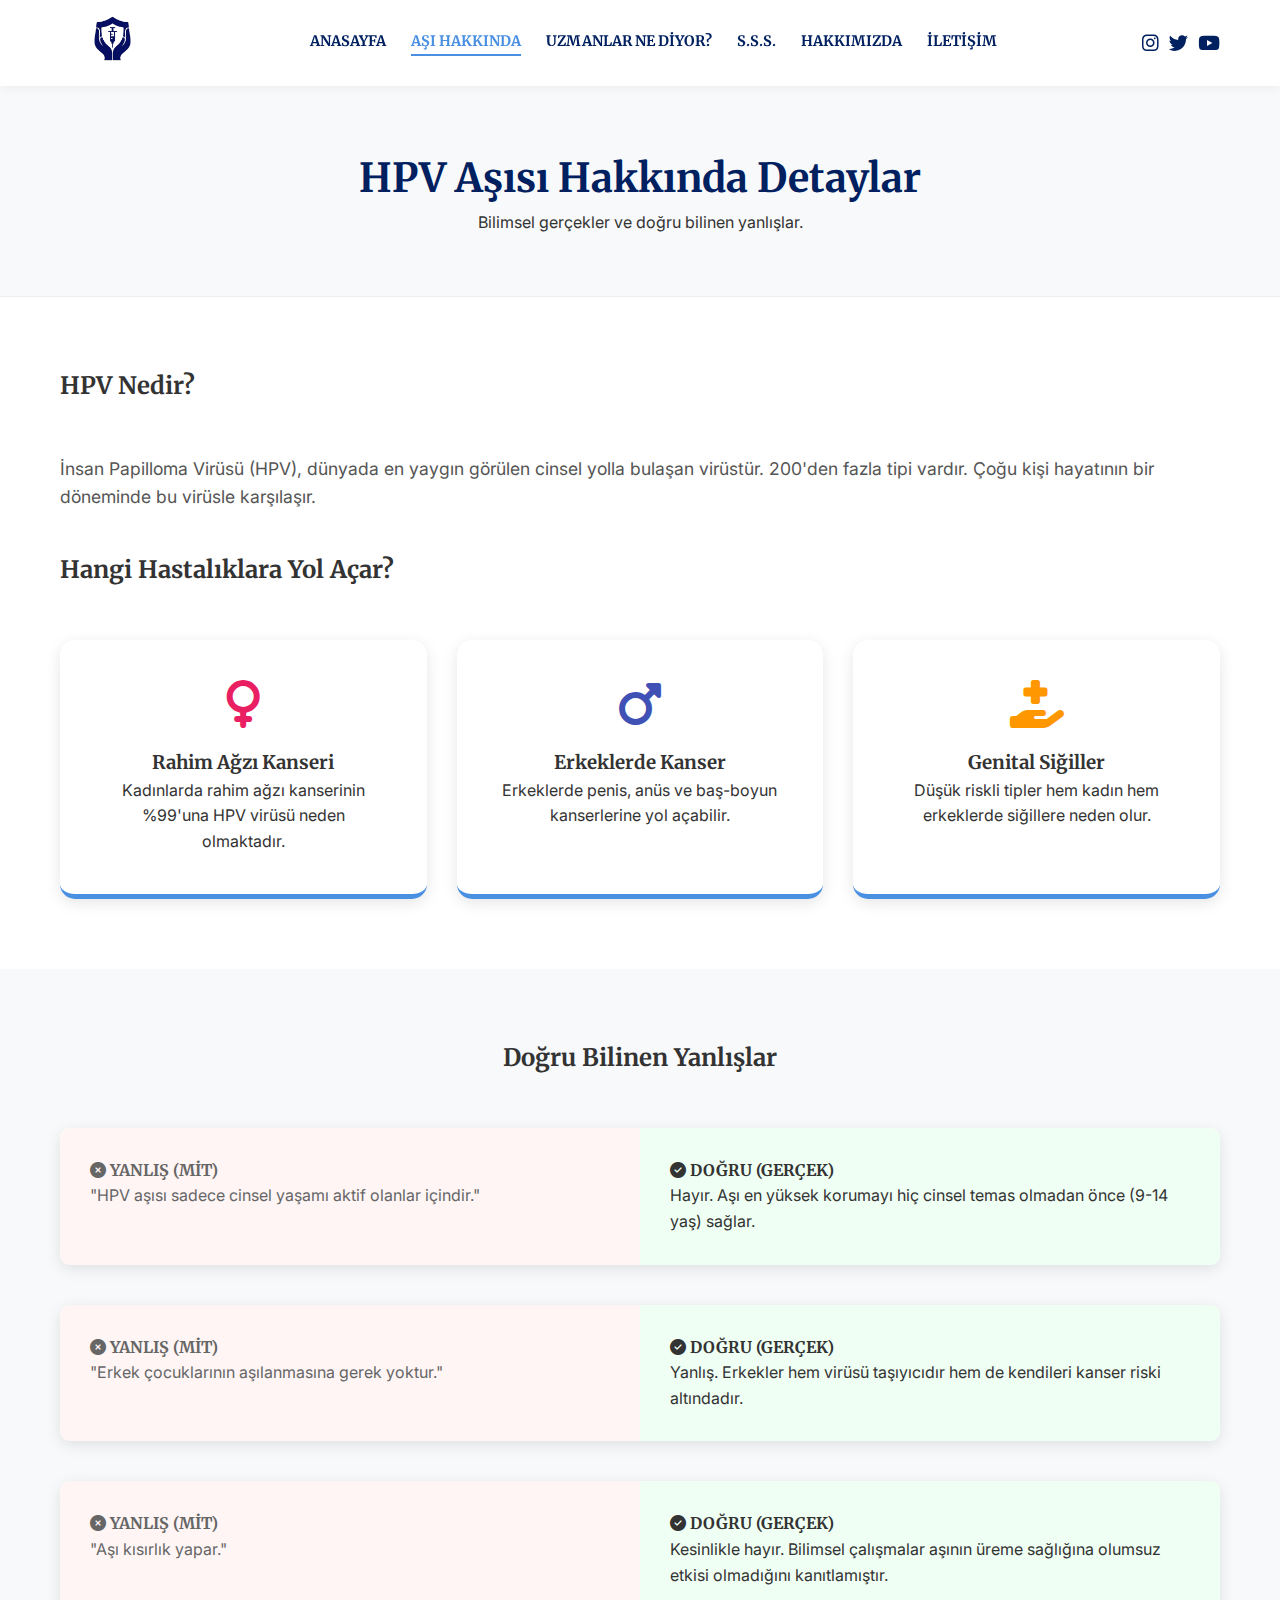
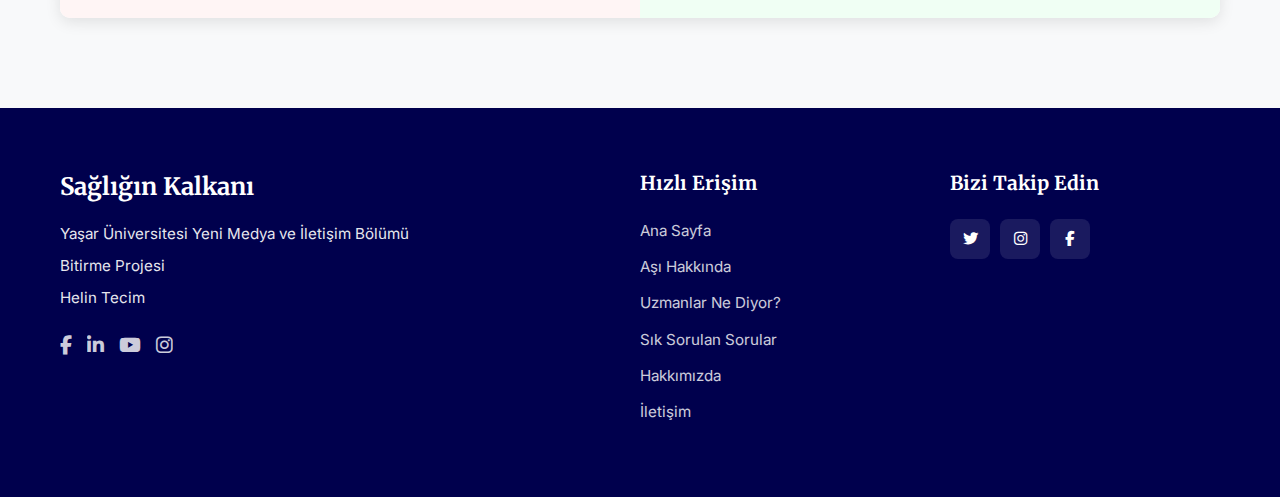
<file: asi-hakkinda.html>
<!DOCTYPE html>
<html lang="tr">
<head>
    <meta charset="UTF-8">
    <meta name="viewport" content="width=device-width, initial-scale=1.0">
    <title>Aşı Hakkında - HPV Farkındalık</title>
    <link rel="stylesheet" href="style.css">
    <link rel="stylesheet" href="https://cdnjs.cloudflare.com/ajax/libs/font-awesome/6.4.0/css/all.min.css">
</head>
<body>
    <header>
        <div class="container header-container">
            <a href="index.html" class="logo"><img src="logo.jpg" alt="Logo"></a>
            <nav class="nav-links">
                <a href="index.html">Anasayfa</a>
                <a href="asi-hakkinda.html" class="active">AŞI HAKKINDA</a>
                <a href="uzmanlar.html">Uzmanlar Ne Diyor?</a>
                <a href="sss.html">S.S.S.</a>
                <a href="hakkimizda.html">Hakkımızda</a>
                <a href="iletisim.html">İletişim</a>
            </nav>
            <div class="nav-right">
                <div class="social-icons">
                    <a href="#"><i class="fab fa-instagram"></i></a>
                    <a href="#"><i class="fab fa-twitter"></i></a>
                    <a href="#"><i class="fab fa-youtube"></i></a>
                </div>
            </div>
            <div class="burger"><div class="line1"></div><div class="line2"></div><div class="line3"></div></div>
        </div>
    </header>

    <section class="page-hero">
        <div class="container">
            <h1>HPV Aşısı Hakkında Detaylar</h1>
            <p>Bilimsel gerçekler ve doğru bilinen yanlışlar.</p>
        </div>
    </section>

    <section class="info-section">
        <div class="container">
            <h2 class="section-title" style="text-align:left;">HPV Nedir?</h2>
            <p style="margin-bottom: 40px; font-size: 1.1rem; color: #555;">İnsan Papilloma Virüsü (HPV), dünyada en yaygın görülen cinsel yolla bulaşan virüstür. 200'den fazla tipi vardır. Çoğu kişi hayatının bir döneminde bu virüsle karşılaşır.</p>
            
            <h2 class="section-title" style="text-align:left;">Hangi Hastalıklara Yol Açar?</h2>
            <div class="card-grid">
                <div class="card">
                    <i class="fas fa-venus" style="color: #e91e63;"></i>
                    <h3>Rahim Ağzı Kanseri</h3>
                    <p>Kadınlarda rahim ağzı kanserinin %99'una HPV virüsü neden olmaktadır.</p>
                </div>
                <div class="card">
                    <i class="fas fa-mars" style="color: #3f51b5;"></i>
                    <h3>Erkeklerde Kanser</h3>
                    <p>Erkeklerde penis, anüs ve baş-boyun kanserlerine yol açabilir.</p>
                </div>
                <div class="card">
                    <i class="fas fa-hand-holding-medical" style="color: #ff9800;"></i>
                    <h3>Genital Siğiller</h3>
                    <p>Düşük riskli tipler hem kadın hem erkeklerde siğillere neden olur.</p>
                </div>
            </div>
        </div>
    </section>

    <section class="myth-fact-section" style="background: var(--light-bg);">
        <div class="container">
            <h2 class="section-title">Doğru Bilinen Yanlışlar</h2>
            <div class="myth-fact-container" style="display: flex; flex-direction: column; gap: 20px;">
                <div class="myth-fact-card">
                    <div class="myth-box">
                        <div class="myth-title"><i class="fas fa-times-circle"></i> YANLIŞ (MİT)</div>
                        <p>"HPV aşısı sadece cinsel yaşamı aktif olanlar içindir."</p>
                    </div>
                    <div class="fact-box">
                        <div class="fact-title"><i class="fas fa-check-circle"></i> DOĞRU (GERÇEK)</div>
                        <p>Hayır. Aşı en yüksek korumayı hiç cinsel temas olmadan önce (9-14 yaş) sağlar.</p>
                    </div>
                </div>
                <div class="myth-fact-card">
                    <div class="myth-box">
                        <div class="myth-title"><i class="fas fa-times-circle"></i> YANLIŞ (MİT)</div>
                        <p>"Erkek çocuklarının aşılanmasına gerek yoktur."</p>
                    </div>
                    <div class="fact-box">
                        <div class="fact-title"><i class="fas fa-check-circle"></i> DOĞRU (GERÇEK)</div>
                        <p>Yanlış. Erkekler hem virüsü taşıyıcıdır hem de kendileri kanser riski altındadır.</p>
                    </div>
                </div>
                 <div class="myth-fact-card">
                    <div class="myth-box">
                        <div class="myth-title"><i class="fas fa-times-circle"></i> YANLIŞ (MİT)</div>
                        <p>"Aşı kısırlık yapar."</p>
                    </div>
                    <div class="fact-box">
                        <div class="fact-title"><i class="fas fa-check-circle"></i> DOĞRU (GERÇEK)</div>
                        <p>Kesinlikle hayır. Bilimsel çalışmalar aşının üreme sağlığına olumsuz etkisi olmadığını kanıtlamıştır.</p>
                    </div>
                </div>
            </div>
        </div>
    </section>
    
    <footer>
        <div class="container footer-container">
            <div class="footer-left">
                <div class="footer-brand">Sağlığın Kalkanı</div>
                <p>Yaşar Üniversitesi Yeni Medya ve İletişim Bölümü</p>
                <p>Bitirme Projesi</p>
                <p>Helin Tecim</p>
                <div class="footer-social-icons">
                     <a href="#"><i class="fab fa-facebook-f"></i></a>
                     <a href="#"><i class="fab fa-linkedin-in"></i></a>
                     <a href="#"><i class="fab fa-youtube"></i></a>
                     <a href="#"><i class="fab fa-instagram"></i></a>
                </div>
            </div>
            <div class="footer-center">
                <h4>Hızlı Erişim</h4>
                <ul>
                    <li><a href="index.html">Ana Sayfa</a></li>
                    <li><a href="asi-hakkinda.html">Aşı Hakkında</a></li>
                    <li><a href="uzmanlar.html">Uzmanlar Ne Diyor?</a></li>
                    <li><a href="sss.html">Sık Sorulan Sorular</a></li>
                    <li><a href="hakkimizda.html">Hakkımızda</a></li>
                    <li><a href="iletisim.html">İletişim</a></li>
                </ul>
            </div>
            <div class="footer-right">
                <h4>Bizi Takip Edin</h4>
                <div class="social-boxes">
                    <a href="#" class="social-box"><i class="fab fa-twitter"></i></a>
                    <a href="#" class="social-box"><i class="fab fa-instagram"></i></a>
                    <a href="#" class="social-box"><i class="fab fa-facebook-f"></i></a>
                </div>
            </div>
        </div>
    </footer>
    <script src="script.js"></script>
</body>
</html>
</file>
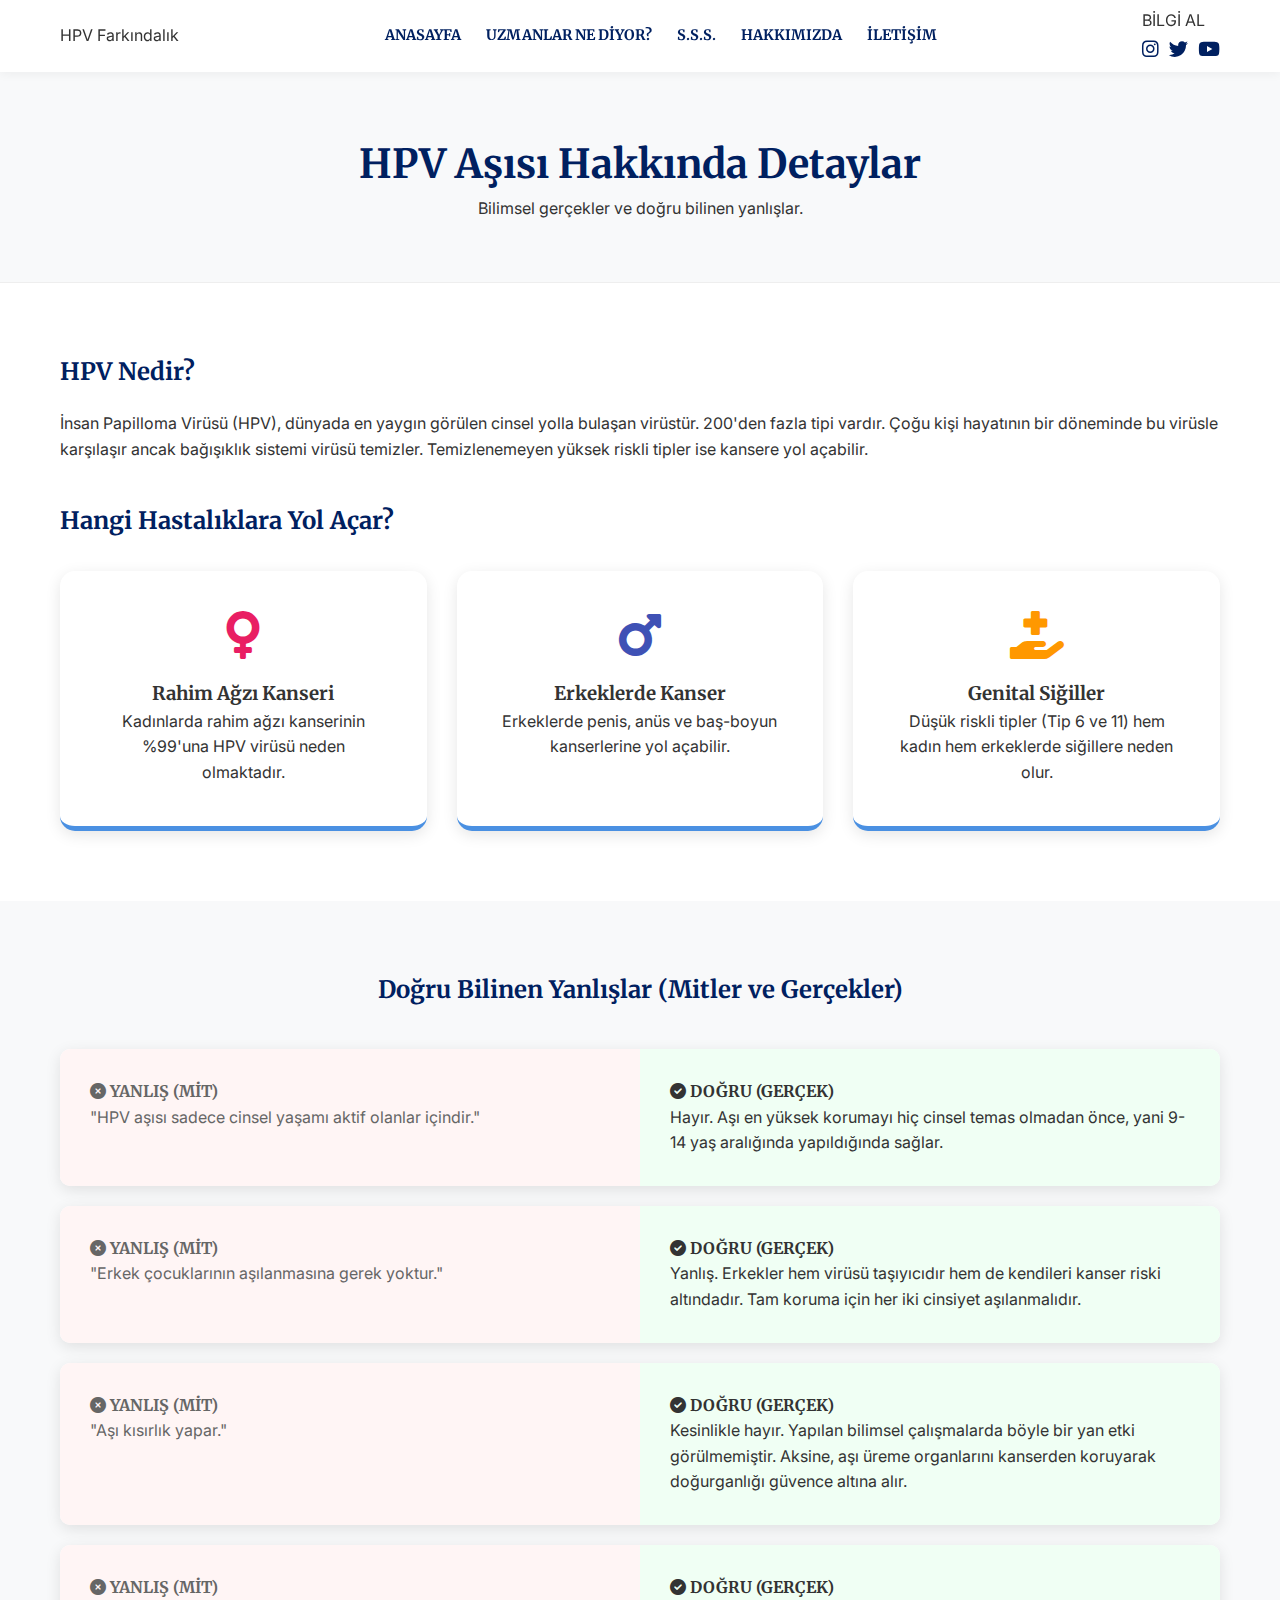
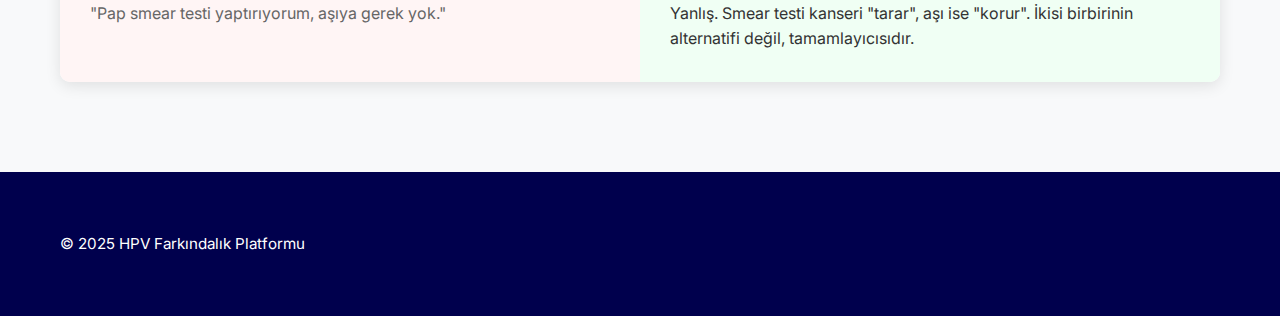
<file: bilgi-al.html>
<!DOCTYPE html>
<html lang="tr">
<head>
    <meta charset="UTF-8">
    <meta name="viewport" content="width=device-width, initial-scale=1.0">
    <title>Bilgi Al - HPV Farkındalık</title>
    <link rel="stylesheet" href="style.css">
    <link rel="stylesheet" href="https://cdnjs.cloudflare.com/ajax/libs/font-awesome/6.0.0/css/all.min.css">
</head>
<body>

    <header>
        <div class="container header-container">
            <div class="logo">HPV Farkındalık</div>
            <nav class="nav-links">
                <a href="index.html">Anasayfa</a>
                <a href="uzmanlar.html">Uzmanlar Ne Diyor?</a>
                <a href="sss.html">S.S.S.</a>
                <a href="hakkimizda.html">Hakkımızda</a>
                <a href="iletisim.html">İletişim</a>
            </nav>
            <div class="nav-right">
                <a href="bilgi-al.html" class="btn-info">BİLGİ AL</a>
                <div class="social-icons">
                    <a href="#"><i class="fab fa-instagram"></i></a>
                    <a href="#"><i class="fab fa-twitter"></i></a>
                    <a href="#"><i class="fab fa-youtube"></i></a>
                </div>
            </div>
             <div class="burger"><div class="line1"></div><div class="line2"></div><div class="line3"></div></div>
        </div>
    </header>

    <section class="page-hero">
        <div class="container">
            <h1>HPV Aşısı Hakkında Detaylar</h1>
            <p>Bilimsel gerçekler ve doğru bilinen yanlışlar.</p>
        </div>
    </section>

    <section class="info-section">
        <div class="container">
            <h2 style="color: var(--primary-color); margin-bottom: 20px;">HPV Nedir?</h2>
            <p>İnsan Papilloma Virüsü (HPV), dünyada en yaygın görülen cinsel yolla bulaşan virüstür. 200'den fazla tipi vardır. Çoğu kişi hayatının bir döneminde bu virüsle karşılaşır ancak bağışıklık sistemi virüsü temizler. Temizlenemeyen yüksek riskli tipler ise kansere yol açabilir.</p>
            
            <h2 style="color: var(--primary-color); margin-top: 40px; margin-bottom: 30px;">Hangi Hastalıklara Yol Açar?</h2>
            <div class="card-grid">
                <div class="card">
                    <i class="fas fa-venus" style="color: #e91e63;"></i>
                    <h3>Rahim Ağzı Kanseri</h3>
                    <p>Kadınlarda rahim ağzı kanserinin %99'una HPV virüsü neden olmaktadır.</p>
                </div>
                <div class="card">
                    <i class="fas fa-mars" style="color: #3f51b5;"></i>
                    <h3>Erkeklerde Kanser</h3>
                    <p>Erkeklerde penis, anüs ve baş-boyun kanserlerine yol açabilir.</p>
                </div>
                <div class="card">
                    <i class="fas fa-hand-holding-medical" style="color: #ff9800;"></i>
                    <h3>Genital Siğiller</h3>
                    <p>Düşük riskli tipler (Tip 6 ve 11) hem kadın hem erkeklerde siğillere neden olur.</p>
                </div>
            </div>
        </div>
    </section>

    <section class="myth-fact-section" style="background: var(--light-bg);">
        <div class="container">
            <h2 style="text-align: center; margin-bottom: 40px; color: var(--primary-color);">Doğru Bilinen Yanlışlar (Mitler ve Gerçekler)</h2>
            
            <div class="myth-fact-container">
                
                <div class="myth-fact-card">
                    <div class="myth-box">
                        <div class="myth-title"><i class="fas fa-times-circle"></i> YANLIŞ (MİT)</div>
                        <p>"HPV aşısı sadece cinsel yaşamı aktif olanlar içindir."</p>
                    </div>
                    <div class="fact-box">
                        <div class="fact-title"><i class="fas fa-check-circle"></i> DOĞRU (GERÇEK)</div>
                        <p>Hayır. Aşı en yüksek korumayı hiç cinsel temas olmadan önce, yani 9-14 yaş aralığında yapıldığında sağlar.</p>
                    </div>
                </div>

                <div class="myth-fact-card">
                    <div class="myth-box">
                        <div class="myth-title"><i class="fas fa-times-circle"></i> YANLIŞ (MİT)</div>
                        <p>"Erkek çocuklarının aşılanmasına gerek yoktur."</p>
                    </div>
                    <div class="fact-box">
                        <div class="fact-title"><i class="fas fa-check-circle"></i> DOĞRU (GERÇEK)</div>
                        <p>Yanlış. Erkekler hem virüsü taşıyıcıdır hem de kendileri kanser riski altındadır. Tam koruma için her iki cinsiyet aşılanmalıdır.</p>
                    </div>
                </div>

                <div class="myth-fact-card">
                    <div class="myth-box">
                        <div class="myth-title"><i class="fas fa-times-circle"></i> YANLIŞ (MİT)</div>
                        <p>"Aşı kısırlık yapar."</p>
                    </div>
                    <div class="fact-box">
                        <div class="fact-title"><i class="fas fa-check-circle"></i> DOĞRU (GERÇEK)</div>
                        <p>Kesinlikle hayır. Yapılan bilimsel çalışmalarda böyle bir yan etki görülmemiştir. Aksine, aşı üreme organlarını kanserden koruyarak doğurganlığı güvence altına alır.</p>
                    </div>
                </div>

                 <div class="myth-fact-card">
                    <div class="myth-box">
                        <div class="myth-title"><i class="fas fa-times-circle"></i> YANLIŞ (MİT)</div>
                        <p>"Pap smear testi yaptırıyorum, aşıya gerek yok."</p>
                    </div>
                    <div class="fact-box">
                        <div class="fact-title"><i class="fas fa-check-circle"></i> DOĞRU (GERÇEK)</div>
                        <p>Yanlış. Smear testi kanseri "tarar", aşı ise "korur". İkisi birbirinin alternatifi değil, tamamlayıcısıdır.</p>
                    </div>
                </div>

            </div>
        </div>
    </section>

    <footer>
        <div class="container">
            <p>&copy; 2025 HPV Farkındalık Platformu</p>
        </div>
    </footer>

    <script src="script.js"></script>
</body>
</html>
</file>
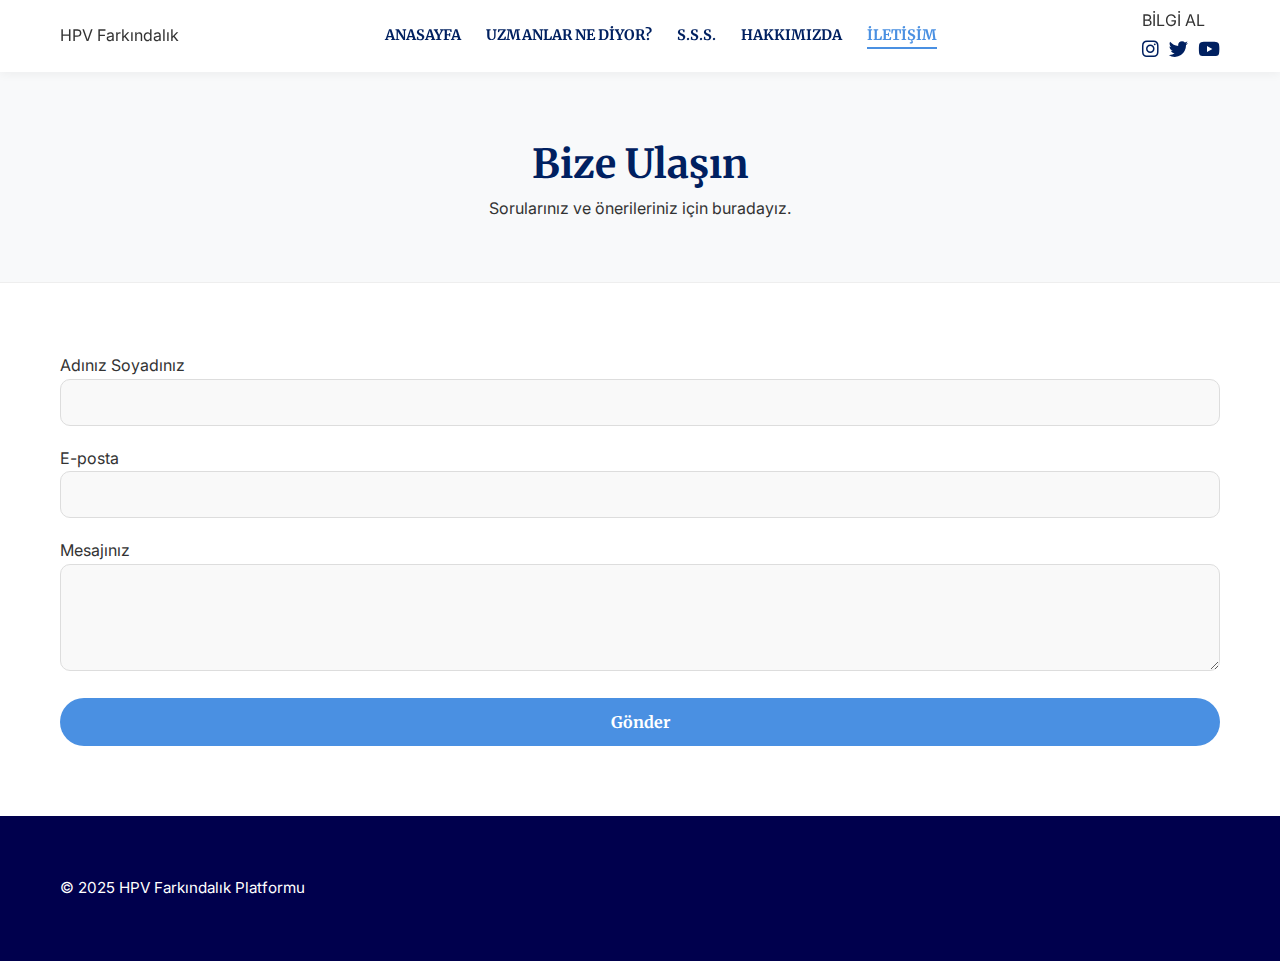
<file: iletisim.html>
<!DOCTYPE html>
<html lang="tr">
<head>
    <meta charset="UTF-8">
    <meta name="viewport" content="width=device-width, initial-scale=1.0">
    <title>İletişim - HPV Farkındalık</title>
    <link rel="stylesheet" href="style.css">
    <link rel="stylesheet" href="https://cdnjs.cloudflare.com/ajax/libs/font-awesome/6.0.0/css/all.min.css">
</head>
<body>

    <header>
        <div class="container header-container">
            <div class="logo">HPV Farkındalık</div>
            <nav class="nav-links">
                <a href="index.html">Anasayfa</a>
                <a href="uzmanlar.html">Uzmanlar Ne Diyor?</a>
                <a href="sss.html">S.S.S.</a>
                <a href="hakkimizda.html">Hakkımızda</a>
                <a href="iletisim.html" class="active">İletişim</a>
            </nav>
            <div class="nav-right">
                <a href="https://hsgm.saglik.gov.tr/tr/kanser-taramalari" target="_blank" class="btn-info">BİLGİ AL</a>
                <div class="social-icons">
                    <a href="#"><i class="fab fa-instagram"></i></a>
                    <a href="#"><i class="fab fa-twitter"></i></a>
                    <a href="#"><i class="fab fa-youtube"></i></a>
                </div>
            </div>
             <div class="burger"><div class="line1"></div><div class="line2"></div><div class="line3"></div></div>
        </div>
    </header>

    <section class="page-hero">
        <div class="container">
            <h1>Bize Ulaşın</h1>
            <p>Sorularınız ve önerileriniz için buradayız.</p>
        </div>
    </section>

    <section class="contact-section">
        <div class="container">
            <form class="contact-form">
                <div class="form-group">
                    <label>Adınız Soyadınız</label>
                    <input type="text" required>
                </div>
                <div class="form-group">
                    <label>E-posta</label>
                    <input type="email" required>
                </div>
                <div class="form-group">
                    <label>Mesajınız</label>
                    <textarea rows="5" required></textarea>
                </div>
                <button type="submit" class="btn">Gönder</button>
            </form>
        </div>
    </section>

    <footer><div class="container"><p>&copy; 2025 HPV Farkındalık Platformu</p></div></footer>
    <script src="script.js"></script>
</body>
</html>
</file>
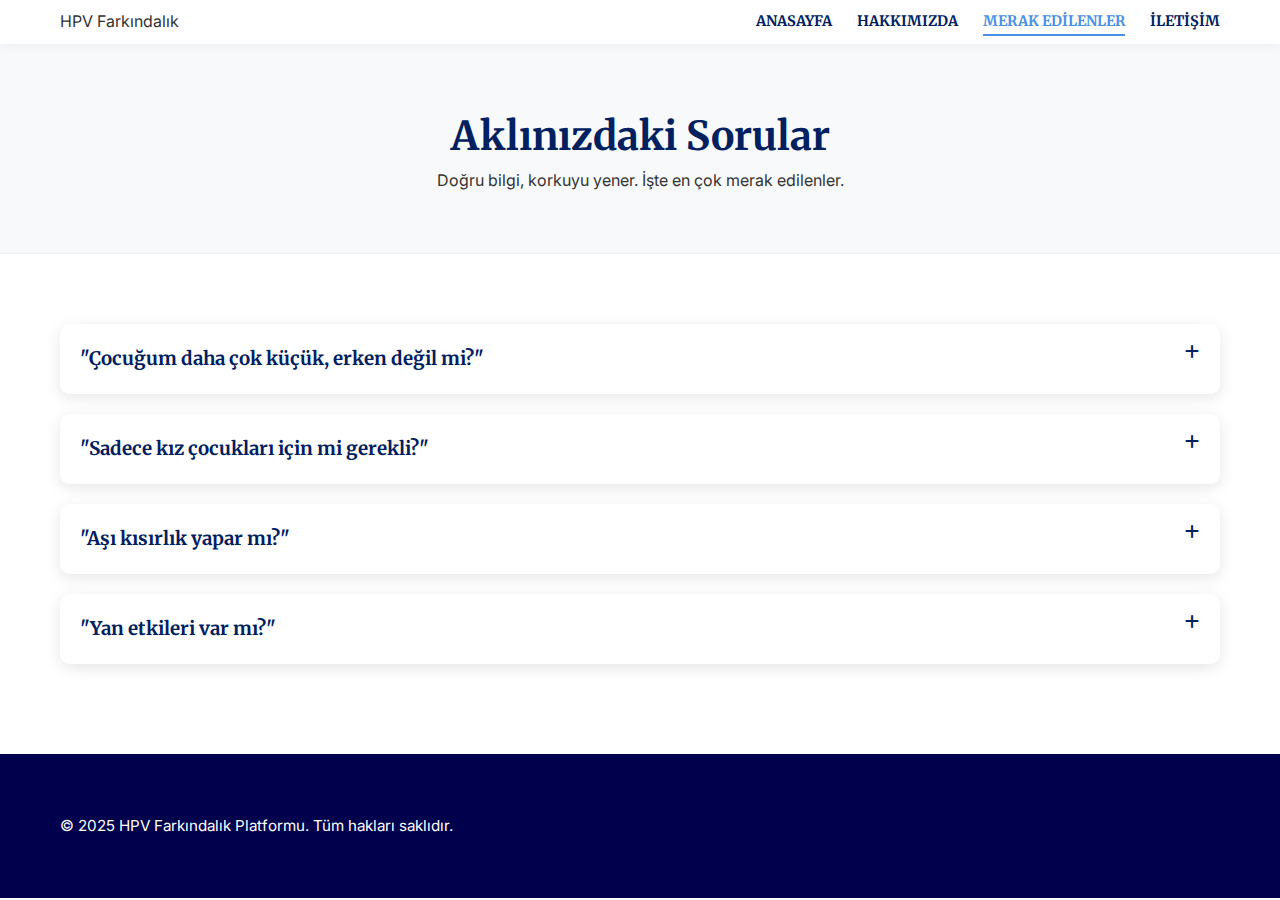
<file: sss.html>
<!DOCTYPE html>
<html lang="tr">
<head>
    <meta charset="UTF-8">
    <meta name="viewport" content="width=device-width, initial-scale=1.0">
    <title>Sık Sorulan Sorular - HPV Farkındalık</title>
    <link rel="stylesheet" href="style.css">
    <link rel="stylesheet" href="https://cdnjs.cloudflare.com/ajax/libs/font-awesome/6.0.0/css/all.min.css">
</head>
<body>

    <header>
        <div class="container header-container">
            <div class="logo">HPV Farkındalık</div>
            <nav>
                <ul class="nav-links">
                    <li><a href="index.html">Anasayfa</a></li>
                    <li><a href="hakkimizda.html">Hakkımızda</a></li>
                    <li><a href="sss.html" class="active">Merak Edilenler</a></li>
                    <li><a href="iletisim.html">İletişim</a></li>
                </ul>
                <div class="burger">
                    <div class="line1"></div>
                    <div class="line2"></div>
                    <div class="line3"></div>
                </div>
            </nav>
        </div>
    </header>

    <section class="page-hero">
        <div class="container">
            <h1>Aklınızdaki Sorular</h1>
            <p>Doğru bilgi, korkuyu yener. İşte en çok merak edilenler.</p>
        </div>
    </section>

    <section class="faq-section">
        <div class="container">
            
            <div class="faq-item">
                <div class="faq-question">
                    <h3>"Çocuğum daha çok küçük, erken değil mi?"</h3>
                    <i class="fas fa-plus"></i>
                </div>
                <div class="faq-answer">
                    <p>En sık düşülen yanılgı budur. Aşı "koruyucu"dur, tedavi edici değil. Virüsle hiç karşılaşmadan (9-14 yaş) yapılan aşı, yetişkinlikte %100'e yakın koruma sağlar.</p>
                </div>
            </div>

            <div class="faq-item">
                <div class="faq-question">
                    <h3>"Sadece kız çocukları için mi gerekli?"</h3>
                    <i class="fas fa-plus"></i>
                </div>
                <div class="faq-answer">
                    <p>Hayır. HPV erkeklerde de kansere neden olur. Ayrıca erkeklerin aşılanması, virüsün yayılmasını durdurarak toplumsal bağışıklık zincirini tamamlar.</p>
                </div>
            </div>

            <div class="faq-item">
                <div class="faq-question">
                    <h3>"Aşı kısırlık yapar mı?"</h3>
                    <i class="fas fa-plus"></i>
                </div>
                <div class="faq-answer">
                    <p>Kesinlikle hayır. Bilimsel çalışmalar aşının üreme sağlığına olumsuz etkisi olmadığını kanıtlamıştır. Aksine, aşı üreme organlarını kanserden korur.</p>
                </div>
            </div>

             <div class="faq-item">
                <div class="faq-question">
                    <h3>"Yan etkileri var mı?"</h3>
                    <i class="fas fa-plus"></i>
                </div>
                <div class="faq-answer">
                    <p>Diğer rutin aşılarda olduğu gibi enjeksiyon bölgesinde hafif ağrı veya kızarıklık olabilir. Ciddi yan etkiler son derece nadirdir.</p>
                </div>
            </div>

        </div>
    </section>

    <footer>
        <div class="container footer-content">
            <p>&copy; 2025 HPV Farkındalık Platformu. Tüm hakları saklıdır.</p>
        </div>
    </footer>
    <script src="script.js"></script>
</body>
</html>
</file>
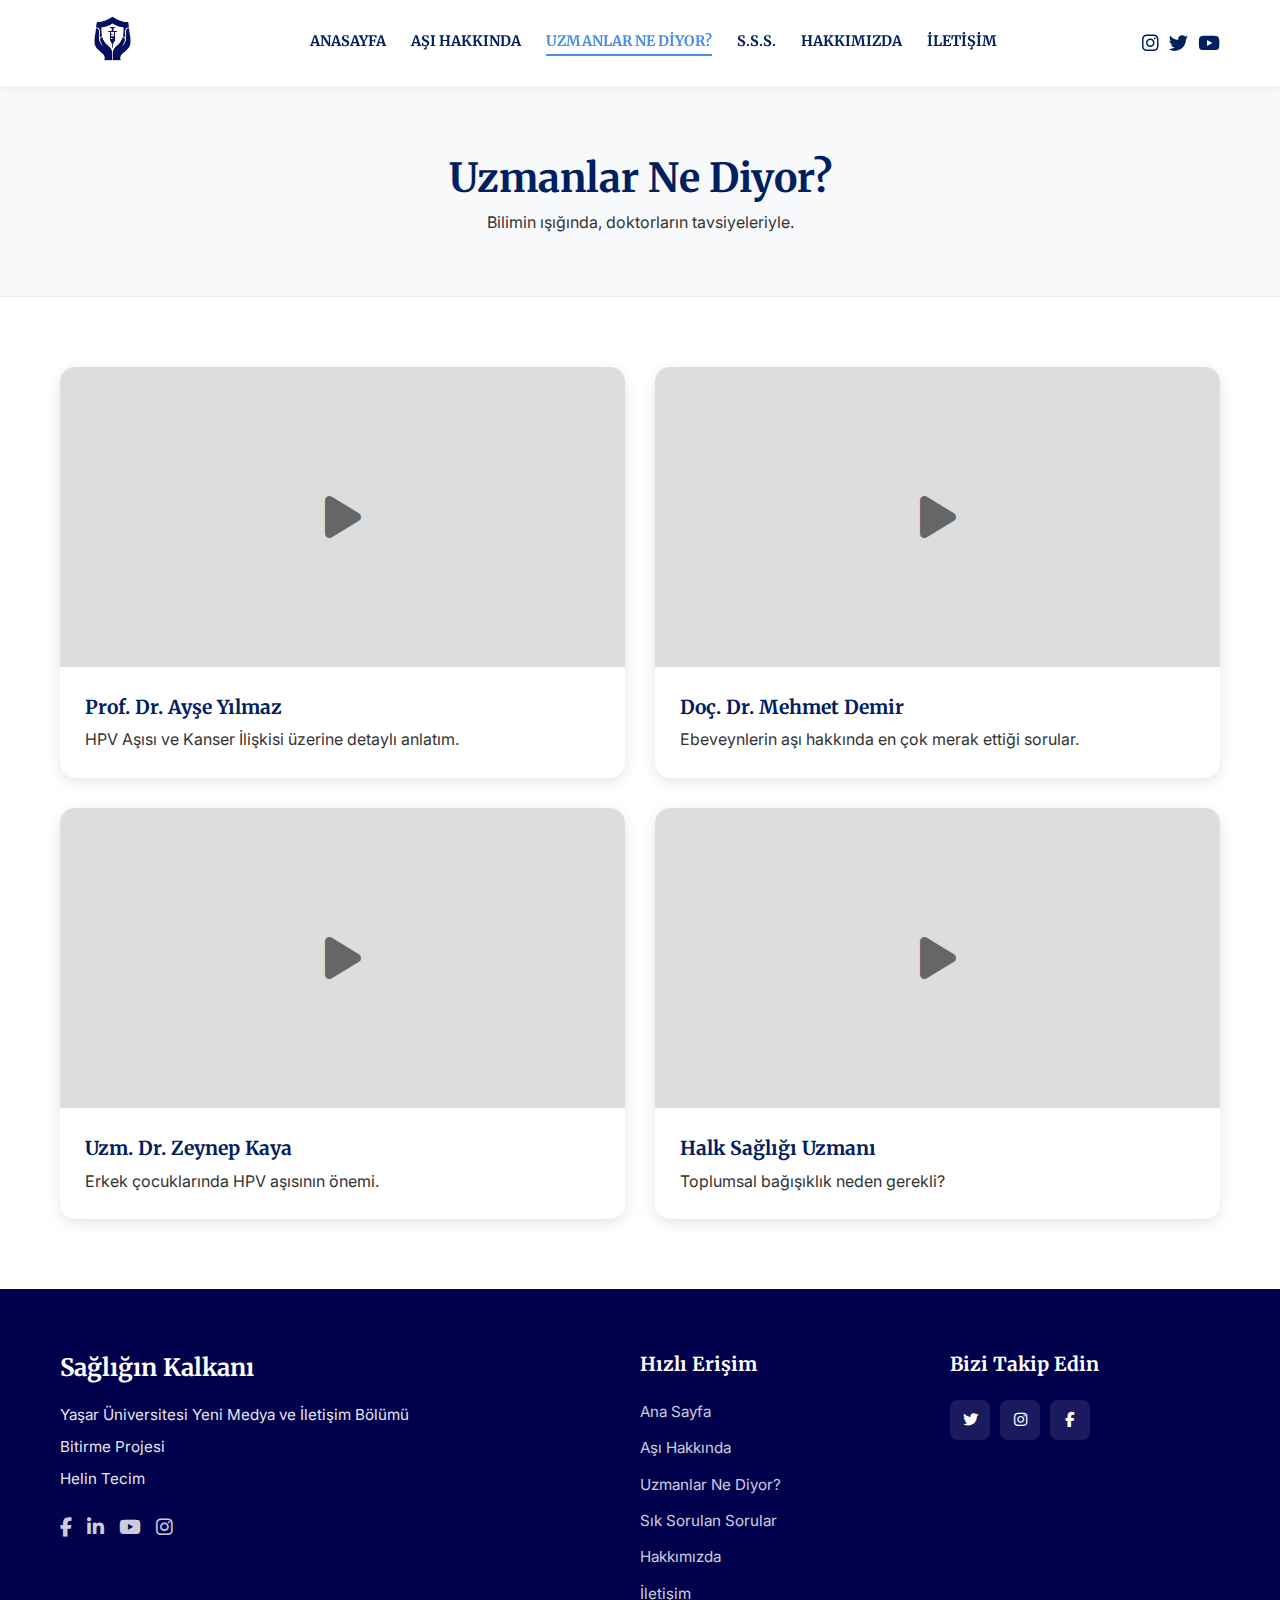
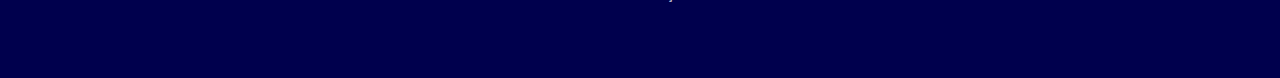
<file: uzmanlar.html>
<!DOCTYPE html>
<html lang="tr">
<head>
    <meta charset="UTF-8">
    <meta name="viewport" content="width=device-width, initial-scale=1.0">
    <title>Uzmanlar Ne Diyor? - HPV Farkındalık</title>
    <link rel="stylesheet" href="style.css">
    <link rel="stylesheet" href="https://cdnjs.cloudflare.com/ajax/libs/font-awesome/6.4.0/css/all.min.css">
</head>
<body>
    <header>
        <div class="container header-container">
            <a href="index.html" class="logo"><img src="logo.jpg" alt="Logo"></a>
            <nav class="nav-links">
                <a href="index.html">Anasayfa</a>
                <a href="asi-hakkinda.html">AŞI HAKKINDA</a>
                <a href="uzmanlar.html" class="active">Uzmanlar Ne Diyor?</a>
                <a href="sss.html">S.S.S.</a>
                <a href="hakkimizda.html">Hakkımızda</a>
                <a href="iletisim.html">İletişim</a>
            </nav>
            <div class="nav-right">
                <div class="social-icons">
                    <a href="#"><i class="fab fa-instagram"></i></a>
                    <a href="#"><i class="fab fa-twitter"></i></a>
                    <a href="#"><i class="fab fa-youtube"></i></a>
                </div>
            </div>
             <div class="burger"><div class="line1"></div><div class="line2"></div><div class="line3"></div></div>
        </div>
    </header>

    <section class="page-hero">
        <div class="container">
            <h1>Uzmanlar Ne Diyor?</h1>
            <p>Bilimin ışığında, doktorların tavsiyeleriyle.</p>
        </div>
    </section>

    <section class="experts">
        <div class="container">
            <div class="video-grid">
                <div class="video-card">
                    <div class="video-placeholder"><i class="fas fa-play"></i></div>
                    <div class="video-info">
                        <h4>Prof. Dr. Ayşe Yılmaz</h4>
                        <p>HPV Aşısı ve Kanser İlişkisi üzerine detaylı anlatım.</p>
                    </div>
                </div>
                <div class="video-card">
                    <div class="video-placeholder"><i class="fas fa-play"></i></div>
                    <div class="video-info">
                        <h4>Doç. Dr. Mehmet Demir</h4>
                        <p>Ebeveynlerin aşı hakkında en çok merak ettiği sorular.</p>
                    </div>
                </div>
                <div class="video-card">
                    <div class="video-placeholder"><i class="fas fa-play"></i></div>
                    <div class="video-info">
                        <h4>Uzm. Dr. Zeynep Kaya</h4>
                        <p>Erkek çocuklarında HPV aşısının önemi.</p>
                    </div>
                </div>
                <div class="video-card">
                    <div class="video-placeholder"><i class="fas fa-play"></i></div>
                    <div class="video-info">
                        <h4>Halk Sağlığı Uzmanı</h4>
                        <p>Toplumsal bağışıklık neden gerekli?</p>
                    </div>
                </div>
            </div>
        </div>
    </section>

    <footer>
        <div class="container footer-container">
            <div class="footer-left">
                <div class="footer-brand">Sağlığın Kalkanı</div>
                <p>Yaşar Üniversitesi Yeni Medya ve İletişim Bölümü</p>
                <p>Bitirme Projesi</p>
                <p>Helin Tecim</p>
                <div class="footer-social-icons">
                     <a href="#"><i class="fab fa-facebook-f"></i></a>
                     <a href="#"><i class="fab fa-linkedin-in"></i></a>
                     <a href="#"><i class="fab fa-youtube"></i></a>
                     <a href="#"><i class="fab fa-instagram"></i></a>
                </div>
            </div>
            <div class="footer-center">
                <h4>Hızlı Erişim</h4>
                <ul>
                    <li><a href="index.html">Ana Sayfa</a></li>
                    <li><a href="asi-hakkinda.html">Aşı Hakkında</a></li>
                    <li><a href="uzmanlar.html">Uzmanlar Ne Diyor?</a></li>
                    <li><a href="sss.html">Sık Sorulan Sorular</a></li>
                    <li><a href="hakkimizda.html">Hakkımızda</a></li>
                    <li><a href="iletisim.html">İletişim</a></li>
                </ul>
            </div>
            <div class="footer-right">
                <h4>Bizi Takip Edin</h4>
                <div class="social-boxes">
                    <a href="#" class="social-box"><i class="fab fa-twitter"></i></a>
                    <a href="#" class="social-box"><i class="fab fa-instagram"></i></a>
                    <a href="#" class="social-box"><i class="fab fa-facebook-f"></i></a>
                </div>
            </div>
        </div>
    </footer>
    <script src="script.js"></script>
</body>
</html>
</file>
<file: style.css>
/* style.css - FİNAL REVİZE 3 */
@import url('https://fonts.googleapis.com/css2?family=Inter:wght@400;500;600&family=Merriweather:wght@700&display=swap');

:root {
    --primary-color: #002060;
    --secondary-color: #0047AB;
    --accent-color: #4A90E2;
    --light-bg: #f8f9fa;
    --text-dark: #333;
    --white: #fff;
    --shadow: 0 4px 15px rgba(0,0,0,0.1);
    --footer-bg: #00004d;
}

* { margin: 0; padding: 0; box-sizing: border-box; }

body {
    line-height: 1.6;
    color: var(--text-dark);
    background-color: var(--white);
    font-family: 'Inter', sans-serif;
}

h1, h2, h3, h4, h5, h6, .nav-links a, .btn, .section-title h2, footer h3, .footer-brand, .fact-title, .myth-title {
    font-family: 'Merriweather', serif;
    font-weight: 700;
}

a { text-decoration: none; color: inherit; transition: 0.3s; }
ul { list-style: none; }
.container { max-width: 1200px; margin: 0 auto; padding: 0 20px; }

/* HEADER */
header {
    background: var(--white);
    box-shadow: 0 2px 10px rgba(0,0,0,0.05);
    position: sticky;
    top: 0;
    z-index: 100;
}

.header-container {
    display: flex;
    justify-content: space-between;
    align-items: center;
    padding: 0.5rem 20px;
}

.logo img { height: 70px; width: auto; display: block; }

.nav-links { display: flex; gap: 25px; align-items: center; }
.nav-links a {
    color: var(--primary-color);
    font-size: 0.9rem;
    text-transform: uppercase;
    position: relative;
}
.nav-links a:hover, .nav-links a.active { color: var(--accent-color); }
.nav-links a::after {
    content: ''; display: block; width: 0; height: 2px; background: var(--accent-color); transition: width 0.3s;
}
.nav-links a:hover::after, .nav-links a.active::after { width: 100%; }

.social-icons { display: flex; gap: 10px; }
.social-icons a { color: var(--primary-color); font-size: 1.2rem; }
.social-icons a:hover { color: var(--accent-color); }

.burger { display: none; cursor: pointer; }
.burger div { width: 25px; height: 3px; background: var(--primary-color); margin: 5px; }

/* SECTION GENEL */
section { padding: 70px 0; }
.section-title { text-align: center; margin-bottom: 50px; }
.section-title h2 { font-size: 2.2rem; color: var(--primary-color); margin-bottom: 10px;}

/* HERO SECTION (BANNER - DÜZELTİLDİ) */
.hero {
    position: relative;
    color: var(--white);
    padding: 200px 0;
    background-image: url('banner.jpg');
    background-size: cover;
    background-position: center;
}
.hero::before {
    content: ''; position: absolute; top: 0; left: 0; width: 100%; height: 100%;
    background: linear-gradient(to right, rgba(0,0,0,0.8) 0%, rgba(0,0,0,0.4) 60%, rgba(0,0,0,0) 100%);
}
.hero-content { position: relative; z-index: 1; height: 100%; display: flex; align-items: center; }
.hero-text { max-width: 800px; text-align: left; }

.hero-text h1 {
    font-size: 3.5rem; margin-bottom: 20px; line-height: 1.2; color: #fff;
    text-shadow: none; /* GÖLGE KALDIRILDI */
}
.hero-text p {
    font-family: 'Inter', sans-serif;
    font-size: 1.5rem; margin-bottom: 35px; font-weight: 500; color: #f0f0f0;
    text-shadow: none; /* GÖLGE KALDIRILDI */
    border-left: 5px solid var(--accent-color);
    padding-left: 20px;
}

.btn {
    background: var(--accent-color); color: var(--white); padding: 14px 35px;
    border-radius: 50px; font-weight: bold; border: none; cursor: pointer; font-size: 1rem;
}
.btn:hover { background: var(--secondary-color); transform: translateY(-3px); }

/* Diğer Sayfalar Hero */
.page-hero { background: var(--light-bg); text-align: center; padding: 60px 0; border-bottom: 1px solid #eee; }
.page-hero h1 { color: var(--primary-color); font-size: 2.5rem; }

/* Kartlar ve Kutular */
.card-grid { display: grid; grid-template-columns: repeat(auto-fit, minmax(300px, 1fr)); gap: 30px; }
.card { background: var(--white); padding: 40px; border-radius: 15px; box-shadow: var(--shadow); text-align: center; border-bottom: 5px solid var(--accent-color); transition: 0.3s; }
.card:hover { transform: translateY(-10px); }
.card i { font-size: 3rem; color: var(--accent-color); margin-bottom: 20px; }

.boxes-grid { display: flex; justify-content: space-between; flex-wrap: wrap; gap: 20px; }
.box { flex: 1; padding: 40px 20px; border-radius: 15px; color: white; text-align: center; min-width: 200px; display: flex; flex-direction: column; align-items: center; gap: 15px; transition: 0.3s; }
.box:hover { transform: scale(1.05); }
.box i { font-size: 2.5rem; }
.box span { font-weight: 600; font-family: 'Inter', sans-serif; }
.blue-dark { background: #001030; }
.blue-medium { background: #002060; }
.blue-light { background: #0047AB; }
.blue-lightest { background: #4A90E2; }

/* İçerik Bölümleri */
.future-section { background: var(--white); }
.future-content { display: flex; align-items: center; gap: 50px; }
.future-text { flex: 1; }
.future-text h2 { font-size: 2.5rem; color: var(--primary-color); margin-bottom: 20px; }
.future-text p { font-size: 1.1rem; color: #555; margin-bottom: 20px; line-height: 1.8; }
.future-image { flex: 1; }
.future-image img { width: 100%; border-radius: 20px; box-shadow: var(--shadow); }

.video-grid { display: grid; grid-template-columns: 1fr 1fr; gap: 30px; }
.video-card { background: var(--white); border-radius: 15px; overflow: hidden; box-shadow: var(--shadow); }
.video-placeholder { height: 300px; background: #ddd; display: flex; align-items: center; justify-content: center; font-size: 3rem; color: #666; transition: 0.3s; }
.video-placeholder:hover { background: #ccc; color: var(--primary-color); }
.video-info { padding: 25px; }
.video-info h4 { color: var(--primary-color); font-size: 1.2rem; margin-bottom: 5px; }

.social-grid { display: grid; grid-template-columns: repeat(4, 1fr); gap: 20px; }
.social-post img { width: 100%; border-radius: 15px; box-shadow: var(--shadow); }

.partners { padding: 50px 0; text-align: center; background: var(--white); }
.partners-flex { display: flex; justify-content: center; gap: 60px; flex-wrap: wrap; align-items: center; }
.partner-logo { display: flex; flex-direction: column; align-items: center; gap: 10px; }
.partner-logo img { height: 100px; width: auto; object-fit: contain; filter: grayscale(100%); opacity: 0.8; transition: 0.3s; }
.partner-logo img:hover { filter: grayscale(0%); opacity: 1; }
.partner-logo p { font-weight: 600; color: var(--primary-color); }

.team-grid { display: flex; justify-content: center; gap: 50px; flex-wrap: wrap; }
.team-member { text-align: center; }
.team-member img { width: 150px; height: 150px; border-radius: 50%; object-fit: cover; border: 3px solid var(--accent-color); margin-bottom: 15px; }
.team-member h3 { color: var(--primary-color); font-size: 1.2rem; }

/* ALT BANNER (CTA - HİZALAMA DÜZELTİLDİ) */
.cta-banner {
    background: linear-gradient(135deg, var(--primary-color), var(--secondary-color));
    color: var(--white);
    padding: 80px 0;
    text-align: center;
}
/* Buton ve yazıyı tam ortalamak için Flexbox ekledim */
.cta-banner .container {
    display: flex;
    flex-direction: column;
    align-items: center;
    justify-content: center;
}
.cta-banner h2 { font-size: 2.5rem; margin-bottom: 15px; }
.cta-btn { 
    background: var(--white); 
    color: var(--primary-color); 
    padding: 15px 40px; 
    border-radius: 50px; 
    font-weight: bold; 
    margin-top: 20px; /* Buton ile yazı arası boşluk */
}
.cta-btn:hover { background: #eee; color: var(--secondary-color); }

/* SSS & Mitler */
.faq-item, .myth-fact-card { background: var(--white); margin-bottom: 20px; border-radius: 10px; box-shadow: var(--shadow); overflow: hidden; }
.faq-question { padding: 20px; background: #fff; cursor: pointer; display: flex; justify-content: space-between; font-weight: bold; color: var(--primary-color); }
.faq-answer { padding: 0 20px; max-height: 0; overflow: hidden; transition: max-height 0.3s ease; }
.faq-item.active .faq-answer { max-height: 200px; padding-bottom: 20px; }
.myth-fact-card { display: flex; }
.myth-box { flex: 1; padding: 30px; background-color: #fff5f5; border-left: 5px solid var(--danger); color: #666; }
.fact-box { flex: 1; padding: 30px; background-color: #f0fff4; border-left: 5px solid var(--success); }

.contact-container { max-width: 800px; margin: 0 auto; background: var(--white); padding: 50px; border-radius: 20px; box-shadow: var(--shadow); display: block; }
.contact-form-wrapper { width: 100%; }
.contact-form .form-group input, .contact-form textarea, .contact-form select { width: 100%; padding: 15px; border: 1px solid #ddd; border-radius: 10px; background: #f9f9f9; margin-bottom: 20px;}
.contact-form .btn { width: 100%; }

/* FOOTER */
footer {
    background-color: var(--footer-bg);
    color: white;
    padding: 60px 0;
    font-size: 0.95rem;
}
.footer-container { display: flex; justify-content: space-between; flex-wrap: wrap; gap: 40px; }
.footer-left { flex: 2; min-width: 300px; }
.footer-brand { font-size: 1.5rem; margin-bottom: 15px; display: block; }
.footer-left p { margin-bottom: 8px; opacity: 0.9; }
.footer-social-icons { margin-top: 20px; display: flex; gap: 15px; }
.footer-social-icons a { color: white; font-size: 1.2rem; opacity: 0.8; transition: 0.3s; }
.footer-social-icons a:hover { opacity: 1; color: var(--accent-color); }

.footer-center { flex: 1; min-width: 200px; }
.footer-center h4, .footer-right h4 { font-size: 1.2rem; margin-bottom: 20px; font-weight: bold; }
.footer-center ul li { margin-bottom: 12px; }
.footer-center ul li a { color: white; opacity: 0.8; transition: 0.3s; }
.footer-center ul li a:hover { opacity: 1; text-decoration: underline; }

.footer-right { flex: 1; min-width: 200px; }
.social-boxes { display: flex; gap: 10px; }
.social-box { width: 40px; height: 40px; background-color: rgba(255, 255, 255, 0.1); border-radius: 8px; display: flex; align-items: center; justify-content: center; color: white; transition: 0.3s; }
.social-box:hover { background-color: var(--accent-color); }

@media (max-width: 992px) {
    .nav-links, .nav-right { display: none; }
    .burger { display: block; }
    .hero-content { justify-content: center; text-align: center; }
    .hero-text { text-align: center; }
    .hero-text p { border-left: none; padding-left: 0; }
    .future-content, .myth-fact-card, .footer-container { flex-direction: column; text-align: center; }
    .hero-text h1 { font-size: 2.5rem; }
    .footer-left-icons, .social-boxes { justify-content: center; }
    .social-grid { grid-template-columns: repeat(2, 1fr); }
}/* --- MOBİL İÇİN ÖZEL DÜZELTMELER --- */
@media (max-width: 768px) {
    .hero {
        padding: 120px 0; /* Mobilde banner boyunu biraz kısaltıyoruz */
        /* Aşağıdaki % değerini değiştirerek aileyi ortalayabilirsin.
           %50 tam orta, %70 biraz sağ taraf, %30 biraz sol taraf demektir.
           Ailenin fotoğrafın sağında olduğunu varsayarak %65-%75 arası iyi olacaktır.
        */
        background-position: 65% center; 
    }

    .hero-text h1 {
        font-size: 2rem; /* Mobilde başlık çok büyük olmasın */
    }

    .hero-text p {
        font-size: 1.1rem;
        padding-left: 10px; /* Mobilde sol çizgi boşluğunu azalt */
        border-left-width: 3px;
    }
    
    .hero::before {
        /* Mobilde yazının okunması için karartmayı biraz artırıyoruz */
        background: linear-gradient(to bottom, rgba(0,0,0,0.3) 0%, rgba(0,0,0,0.6) 100%);
    }
}
</file>
